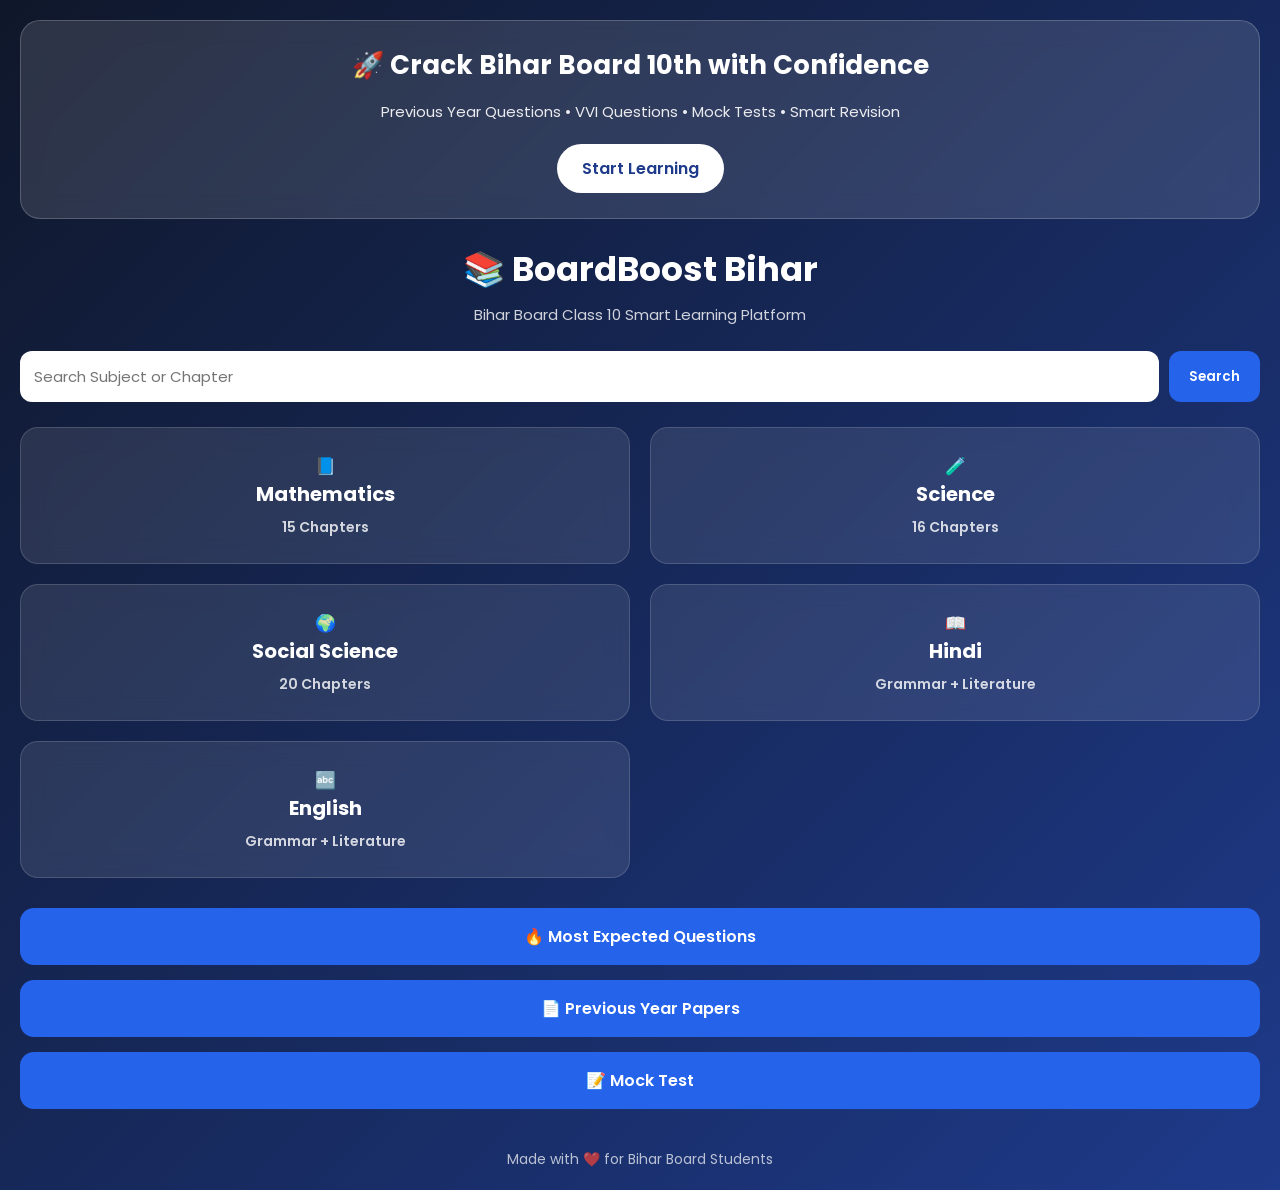
<file: index.html>
<!DOCTYPE html>
<html lang="en">

<head>
  <meta charset="UTF-8">
  <meta name="viewport" content="width=device-width, initial-scale=1.0">

  <title>BoardBoost Bihar</title>

  <!-- Google Font -->
  <link rel="preconnect" href="https://fonts.googleapis.com">
  <link rel="preconnect" href="https://fonts.gstatic.com" crossorigin>

  <link href="https://fonts.googleapis.com/css2?family=Poppins:wght@300;400;500;600;700&display=swap" rel="stylesheet">

  <!-- CSS -->
  <link rel="stylesheet" href="style.css">
</head>

<body>

<header>

<section class="hero">

<h2>🚀 Crack Bihar Board 10th with Confidence</h2>

<p>
Previous Year Questions • VVI Questions • Mock Tests • Smart Revision
</p>

<a href="subjects.html" class="start-btn">
Start Learning
</a>

</section>

<h1>📚 BoardBoost Bihar</h1>

<p class="subtitle">
Bihar Board Class 10 Smart Learning Platform
</p>

</header>

<section class="search-box">

<input
type="text"
id="searchInput"
placeholder="Search Subject or Chapter">

<button id="searchBtn">
Search
</button>

</section>

<section class="subjects">

<a href="subjects.html" class="card">
📘
<h3>Mathematics</h3>
<p>15 Chapters</p>
</a>

<a href="subjects.html" class="card">
🧪
<h3>Science</h3>
<p>16 Chapters</p>
</a>

<a href="subjects.html" class="card">
🌍
<h3>Social Science</h3>
<p>20 Chapters</p>
</a>

<a href="subjects.html" class="card">
📖
<h3>Hindi</h3>
<p>Grammar + Literature</p>
</a>

<a href="subjects.html" class="card">
🔤
<h3>English</h3>
<p>Grammar + Literature</p>
</a>

</section>

<section class="buttons">

<button>🔥 Most Expected Questions</button>

<button>📄 Previous Year Papers</button>

<button onclick="location.href='mocktest.html'">
📝 Mock Test
</button>

</section>

<footer>

<p>Made with ❤️ for Bihar Board Students</p>

</footer>

<script src="script.js"></script>

</body>
</html>
</file>
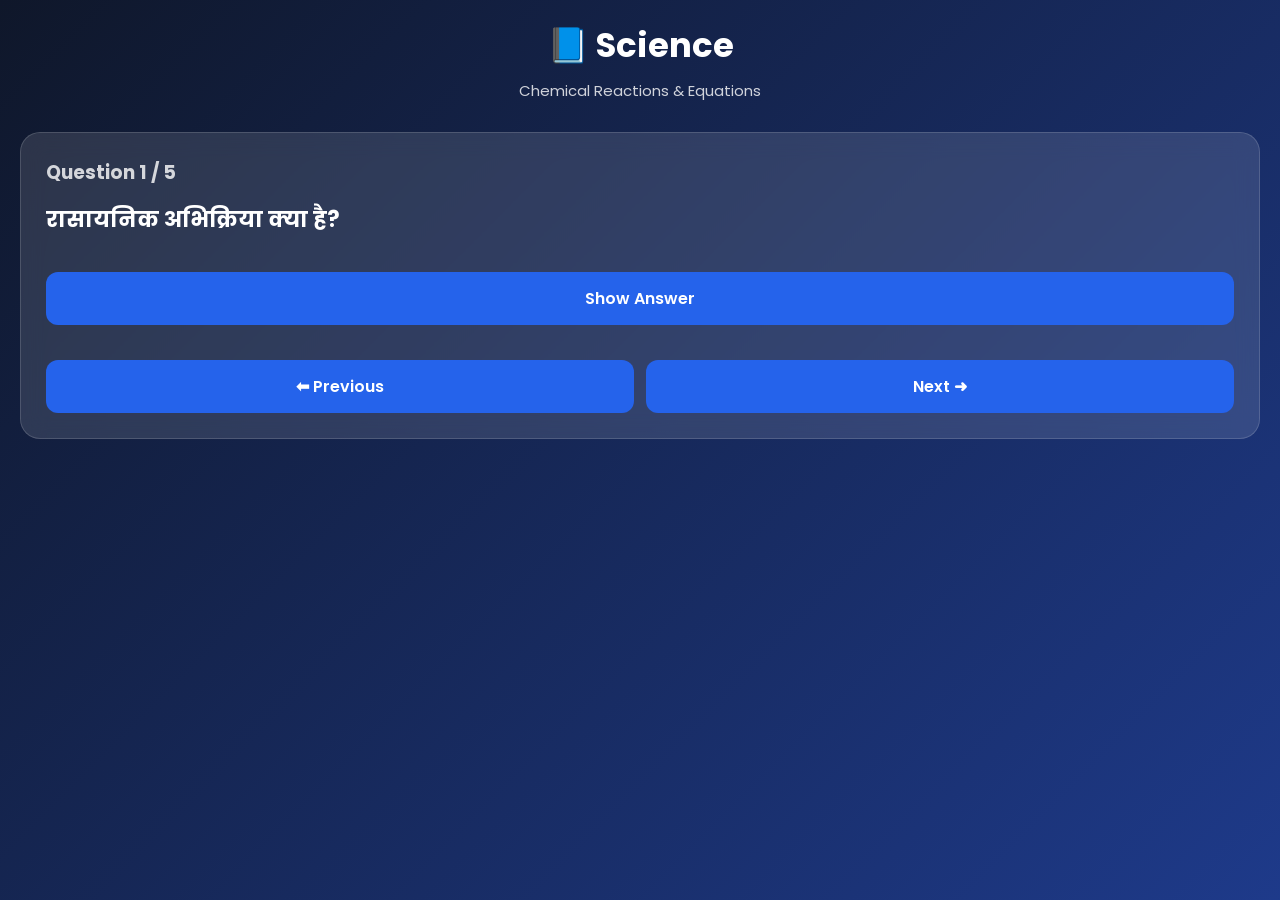
<file: question.html>
<!DOCTYPE html>
<html lang="en">
<head>
<meta charset="UTF-8">
<meta name="viewport" content="width=device-width, initial-scale=1.0">

<title>Questions | BoardBoost Bihar</title>

<link rel="stylesheet" href="style.css">

</head>

<body>

<header>

<h1>📘 Science</h1>

<p>Chemical Reactions & Equations</p>

</header>

<div class="question-container">

<div class="question-card">

<h3 id="questionNumber">
Question 1 / 5
</h3>

<h2 id="questionText">
रासायनिक अभिक्रिया क्या है?
</h2>

<button id="showAnswerBtn">
Show Answer
</button>

<div id="answerBox" class="answer">

जिस प्रक्रिया में एक या अधिक पदार्थ मिलकर नए पदार्थ बनाते हैं उसे रासायनिक अभिक्रिया कहते हैं।

</div>

<div class="nav-buttons">

<button id="prevBtn">
⬅ Previous
</button>

<button id="nextBtn">
Next ➜
</button>

</div>

</div>

</div>

<script src="script.js"></script>

</body>
</html>
</file>
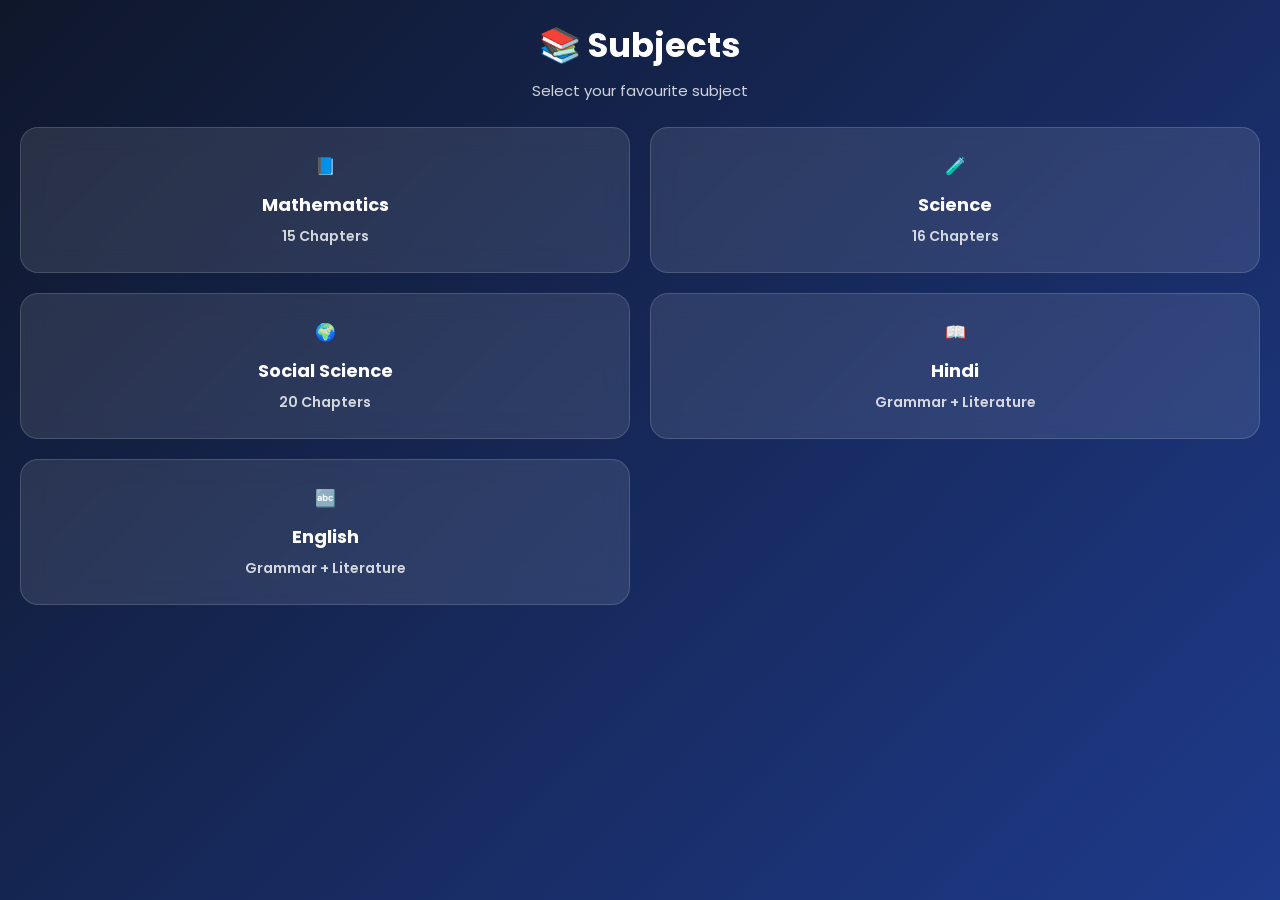
<file: subjects.html>
<!DOCTYPE html>
<html lang="en">
<head>
<meta charset="UTF-8">
<meta name="viewport" content="width=device-width, initial-scale=1.0">
<title>Subjects - BoardBoost Bihar</title>

<link rel="stylesheet" href="style.css">
</head>

<body>

<header>

<h1>📚 Subjects</h1>

<p>Select your favourite subject</p>

</header>

<div class="subjects">

<a href="question.html" class="card">
📘
<h2>Mathematics</h2>
<p>15 Chapters</p>
</a>

<a href="question.html" class="card">
🧪
<h2>Science</h2>
<p>16 Chapters</p>
</a>

<a href="question.html" class="card">
🌍
<h2>Social Science</h2>
<p>20 Chapters</p>
</a>

<a href="question.html" class="card">
📖
<h2>Hindi</h2>
<p>Grammar + Literature</p>
</a>

<a href="question.html" class="card">
🔤
<h2>English</h2>
<p>Grammar + Literature</p>
</a>

</div>

</body>
</html>
</file>
<file: style.css>
/* ===========================
   BoardBoost Bihar
   Premium Mobile UI v1
=========================== */

@import url('https://fonts.googleapis.com/css2?family=Poppins:wght@300;400;500;600;700&display=swap');

*{
margin:0;
padding:0;
box-sizing:border-box;
font-family:'Poppins',sans-serif;
}

body{

background:linear-gradient(135deg,#0f172a,#1e3a8a);

color:white;

min-height:100vh;

padding:20px;

}

/* Header */

header{

text-align:center;

margin-bottom:25px;

}

header h1{

font-size:34px;

font-weight:700;

}

header p{

margin-top:8px;

opacity:.8;

font-size:15px;

}

/* Hero */

.hero{

background:rgba(255,255,255,.12);

backdrop-filter:blur(12px);

padding:25px;

border-radius:20px;

margin-bottom:25px;

text-align:center;

border:1px solid rgba(255,255,255,.2);

}

.hero h2{

font-size:26px;

margin-bottom:15px;

}

.hero p{

line-height:1.6;

opacity:.9;

margin-bottom:20px;

}

.hero a{

display:inline-block;

padding:12px 25px;

background:white;

color:#1e3a8a;

border-radius:50px;

text-decoration:none;

font-weight:600;

}

/* Search */

.search-box{

display:flex;

gap:10px;

margin-bottom:25px;

}

.search-box input{

flex:1;

padding:14px;

border:none;

border-radius:12px;

outline:none;

font-size:15px;

}

.search-box button{

padding:14px 20px;

background:#2563eb;

color:white;

border:none;

border-radius:12px;

font-weight:600;

}

/* Subjects */

.subjects{

display:grid;

grid-template-columns:repeat(2,1fr);

gap:15px;

margin-bottom:30px;

}

.card{

background:rgba(255,255,255,.12);

backdrop-filter:blur(12px);

padding:22px;

border-radius:18px;

text-align:center;

font-weight:600;

font-size:17px;

border:1px solid rgba(255,255,255,.15);

transition:.3s;

}

.card:active{

transform:scale(.95);

}

/* Buttons */

.buttons{

display:flex;

flex-direction:column;

gap:15px;

}

.buttons button{

padding:16px;

background:#2563eb;

color:white;

border:none;

border-radius:14px;

font-size:16px;

font-weight:600;

}

/* Footer */

footer{

margin-top:40px;

text-align:center;

opacity:.7;

font-size:14px;

}
.subjects{

display:grid;

grid-template-columns:1fr 1fr;

gap:20px;

margin-top:25px;

}

.subjects .card{

text-decoration:none;

color:white;

padding:25px;

text-align:center;

background:rgba(255,255,255,.10);

border-radius:18px;

backdrop-filter:blur(12px);

border:1px solid rgba(255,255,255,.15);

transition:.3s;

}

.subjects .card h2{

margin-top:12px;

font-size:18px;

}

.subjects .card p{

margin-top:8px;

opacity:.8;

font-size:14px;

}

.subjects .card:active{

transform:scale(.96);

}
/* ==========================
Question Page
========================== */

.question-container{

margin-top:30px;

display:flex;

justify-content:center;

}

.question-card{

width:100%;

background:rgba(255,255,255,.12);

padding:25px;

border-radius:20px;

backdrop-filter:blur(12px);

border:1px solid rgba(255,255,255,.15);

}

.question-card h3{

opacity:.8;

margin-bottom:15px;

}

.question-card h2{

font-size:22px;

line-height:1.6;

margin-bottom:25px;

}

.question-card button{

padding:14px;

border:none;

border-radius:12px;

background:#2563eb;

color:white;

font-size:16px;

font-weight:600;

margin-top:10px;

width:100%;

}

.answer{

display:none;

margin-top:20px;

padding:18px;

border-radius:12px;

background:rgba(255,255,255,.15);

line-height:1.6;

}

.nav-buttons{

display:flex;

gap:12px;

margin-top:25px;

}

.nav-buttons button{

flex:1;

}
</file>
